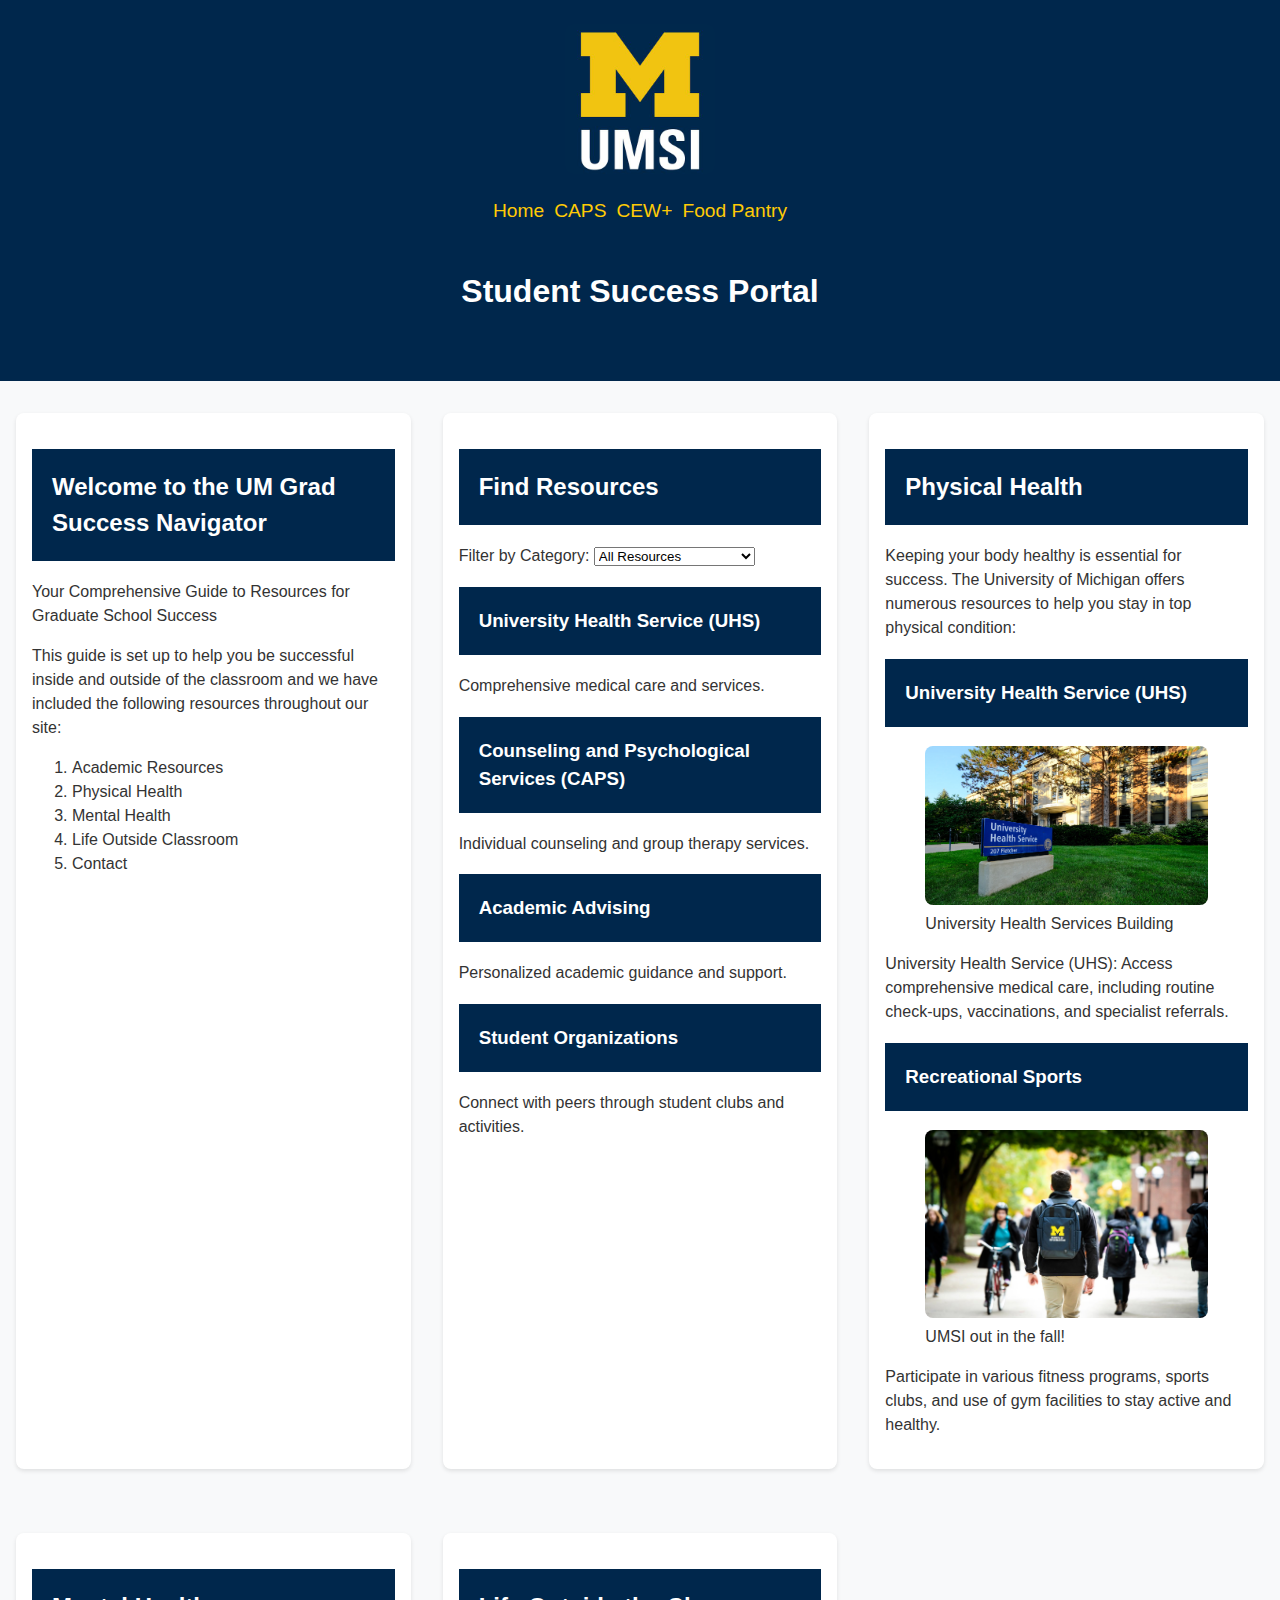
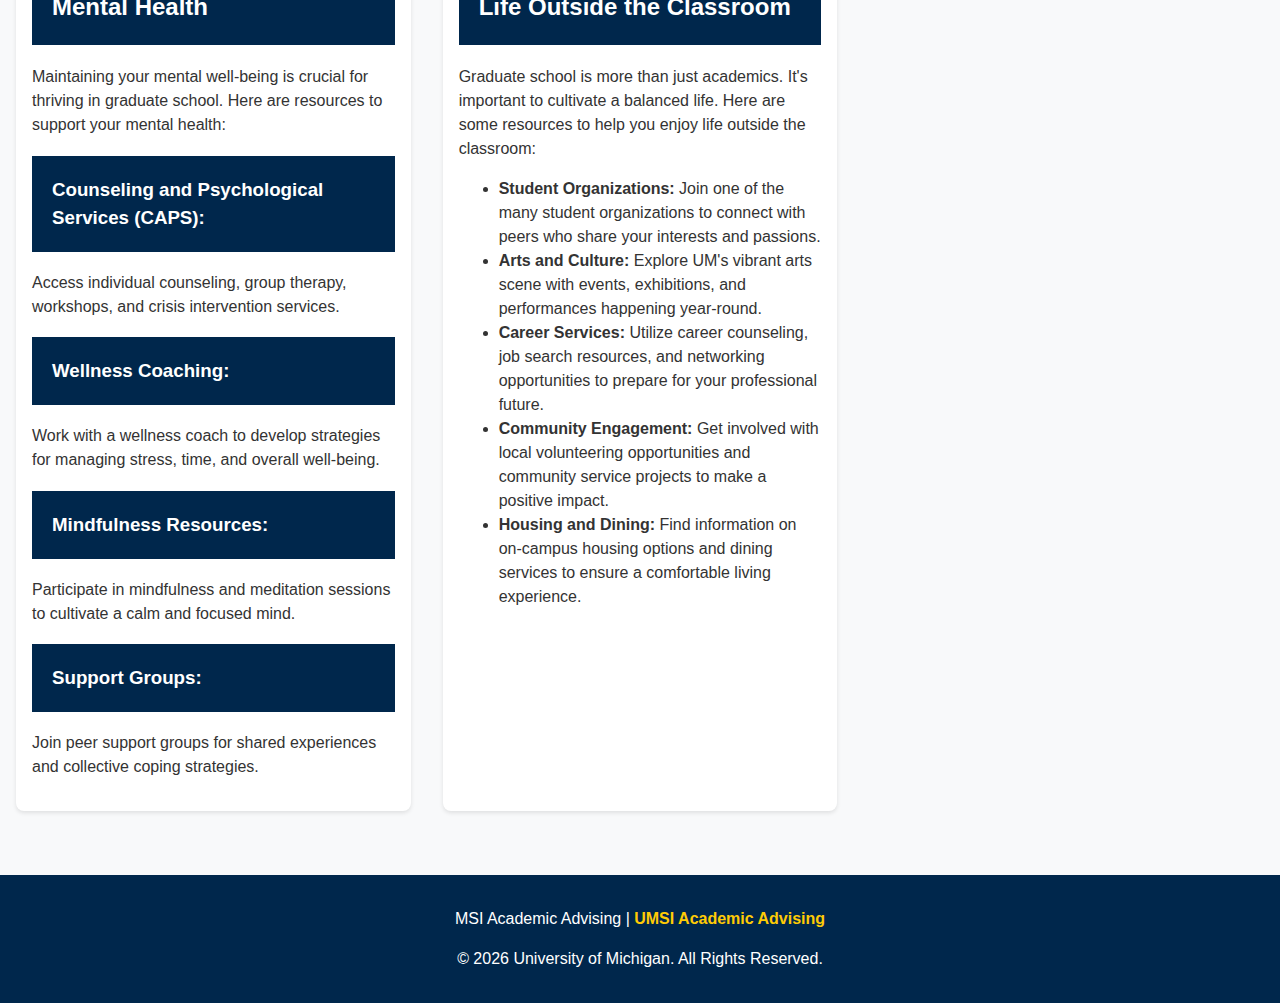
<file: index.html>
<!DOCTYPE html>
<html lang="en">
<head>
    <meta charset="UTF-8">
    <meta name="viewport" content="width=device-width, initial-scale=1.0">
    <link rel="stylesheet" href="style.css">
    <title>Student Success Portal</title>
</head>
<body>

    <header>
        <a href="">Skip to Main Content</a>
        <img src="images/UMSI_signature_vertical_informal_solidblue.jpg" alt="UMSI Logo">
        <nav>
            <ul>
                <li><a href="index.html">Home</a></li>
                <li><a href="CAPS.html">CAPS</a></li>
                <li><a href="CEW+.html">CEW+</a></li>
                <li><a href="FoodPantry.html">Food Pantry</a></li>
            </ul>
        </nav>
        <h1>Student Success Portal</h1>
    </header>

    <main>
        <section>
            <h2>Welcome to the UM Grad Success Navigator</h2>
            <p>Your Comprehensive Guide to Resources for Graduate School Success</p>
            <p>This guide is set up to help you be successful inside and outside of the classroom and we have included the following resources throughout our site:</p>
            <ol>
                <li>Academic Resources</li>
                <li>Physical Health</li>
                <li>Mental Health</li>
                <li>Life Outside Classroom</li>
                <li>Contact</li>
            </ol>
        </section>

        <!-- New Resource Filter Section -->
        <section id="resource-filter">
            <h2>Find Resources</h2>
            <label for="resource-category">Filter by Category:</label>
            <select id="resource-category">
                <option value="all">All Resources</option>
                <option value="physical-health">Physical Health</option>
                <option value="mental-health">Mental Health</option>
                <option value="academic-resources">Academic Resources</option>
                <option value="life-outside">Life Outside Classroom</option>
            </select>

            <div id="resources-list">
                <!-- Example resource cards -->
                <div class="resource-card" data-category="physical-health">
                    <h3>University Health Service (UHS)</h3>
                    <p>Comprehensive medical care and services.</p>
                </div>
                <div class="resource-card" data-category="mental-health">
                    <h3>Counseling and Psychological Services (CAPS)</h3>
                    <p>Individual counseling and group therapy services.</p>
                </div>
                <div class="resource-card" data-category="academic-resources">
                    <h3>Academic Advising</h3>
                    <p>Personalized academic guidance and support.</p>
                </div>
                <div class="resource-card" data-category="life-outside">
                    <h3>Student Organizations</h3>
                    <p>Connect with peers through student clubs and activities.</p>
                </div>
            </div>
        </section>

        <section>
            <h2>Physical Health</h2>
            <p>Keeping your body healthy is essential for success. The University of Michigan offers numerous resources to help you stay in top physical condition:</p>
            <article>
                <h3>University Health Service (UHS)</h3>
                <figure>
                    <img src="images/UHS.jpg" alt="University Health Services building">
                    <figcaption>University Health Services Building</figcaption>
                </figure>
                <p>University Health Service (UHS): Access comprehensive medical care, including routine check-ups, vaccinations, and specialist referrals.</p>
            </article>
            <article>
                <h3>Recreational Sports</h3>
                <figure>
                    <img src="images/UMSI_CampusFall_UMSIBackpack_02.jpg" alt="A student wears a UMSI backpack in fall on the drag.">
                    <figcaption>UMSI out in the fall!</figcaption>
                </figure>
                <p>Participate in various fitness programs, sports clubs, and use of gym facilities to stay active and healthy.</p>
            </article>
        </section>
        
        <section>
            <h2>Mental Health</h2>
            <p>Maintaining your mental well-being is crucial for thriving in graduate school. Here are resources to support your mental health:</p>
            <article>
                <h3>Counseling and Psychological Services (CAPS):</h3>
                <p>Access individual counseling, group therapy, workshops, and crisis intervention services.</p>
            </article>
            <article>
                <h3>Wellness Coaching:</h3>
                <p>Work with a wellness coach to develop strategies for managing stress, time, and overall well-being.</p>
            </article>
            <article>
                <h3>Mindfulness Resources:</h3>
                <p>Participate in mindfulness and meditation sessions to cultivate a calm and focused mind.</p>
            </article>
            <article>
                <h3>Support Groups:</h3>
                <p>Join peer support groups for shared experiences and collective coping strategies.</p>
            </article>
        </section>

        <section id="life-outside-classroom">
            <h2>Life Outside the Classroom</h2>
            <p>Graduate school is more than just academics. It's important to cultivate a balanced life. Here are some resources to help you enjoy life outside the classroom:</p>
            <ul>
                <li><strong>Student Organizations:</strong> Join one of the many student organizations to connect with peers who share your interests and passions.</li>
                <li><strong>Arts and Culture:</strong> Explore UM's vibrant arts scene with events, exhibitions, and performances happening year-round.</li>
                <li><strong>Career Services:</strong> Utilize career counseling, job search resources, and networking opportunities to prepare for your professional future.</li>
                <li><strong>Community Engagement:</strong> Get involved with local volunteering opportunities and community service projects to make a positive impact.</li>
                <li><strong>Housing and Dining:</strong> Find information on on-campus housing options and dining services to ensure a comfortable living experience.</li>
            </ul>
        </section>

        <!-- Content taken & modified from UMGPT with the prompt, "write me a webpage of intro content to help University of Michigan Master's students navigate different resources for being successful in grad school - this will include academic resources, physical health resources, mental health resources, support for life outside the classroom" -->
    </main>

    <footer>
        <p>MSI Academic Advising | <a href="https://sites.google.com/umich.edu/msiacademicadvising/student-support-resources">UMSI Academic Advising</a></p>
        <p>&copy; <span id="year"></span> University of Michigan. All Rights Reserved.</p>
    </footer>

    <script>
        document.getElementById("year").textContent = new Date().getFullYear();

        // JavaScript for the Resource Filter
        document.getElementById('resource-category').addEventListener('change', function () {
            const selectedCategory = this.value;
            const resources = document.querySelectorAll('.resource-card');

            resources.forEach(function (resource) {
                if (selectedCategory === 'all' || resource.getAttribute('data-category') === selectedCategory) {
                    resource.classList.remove('hidden');
                } else {
                    resource.classList.add('hidden');
                }
            });
        });
    </script>

</body>
</html>
</file>
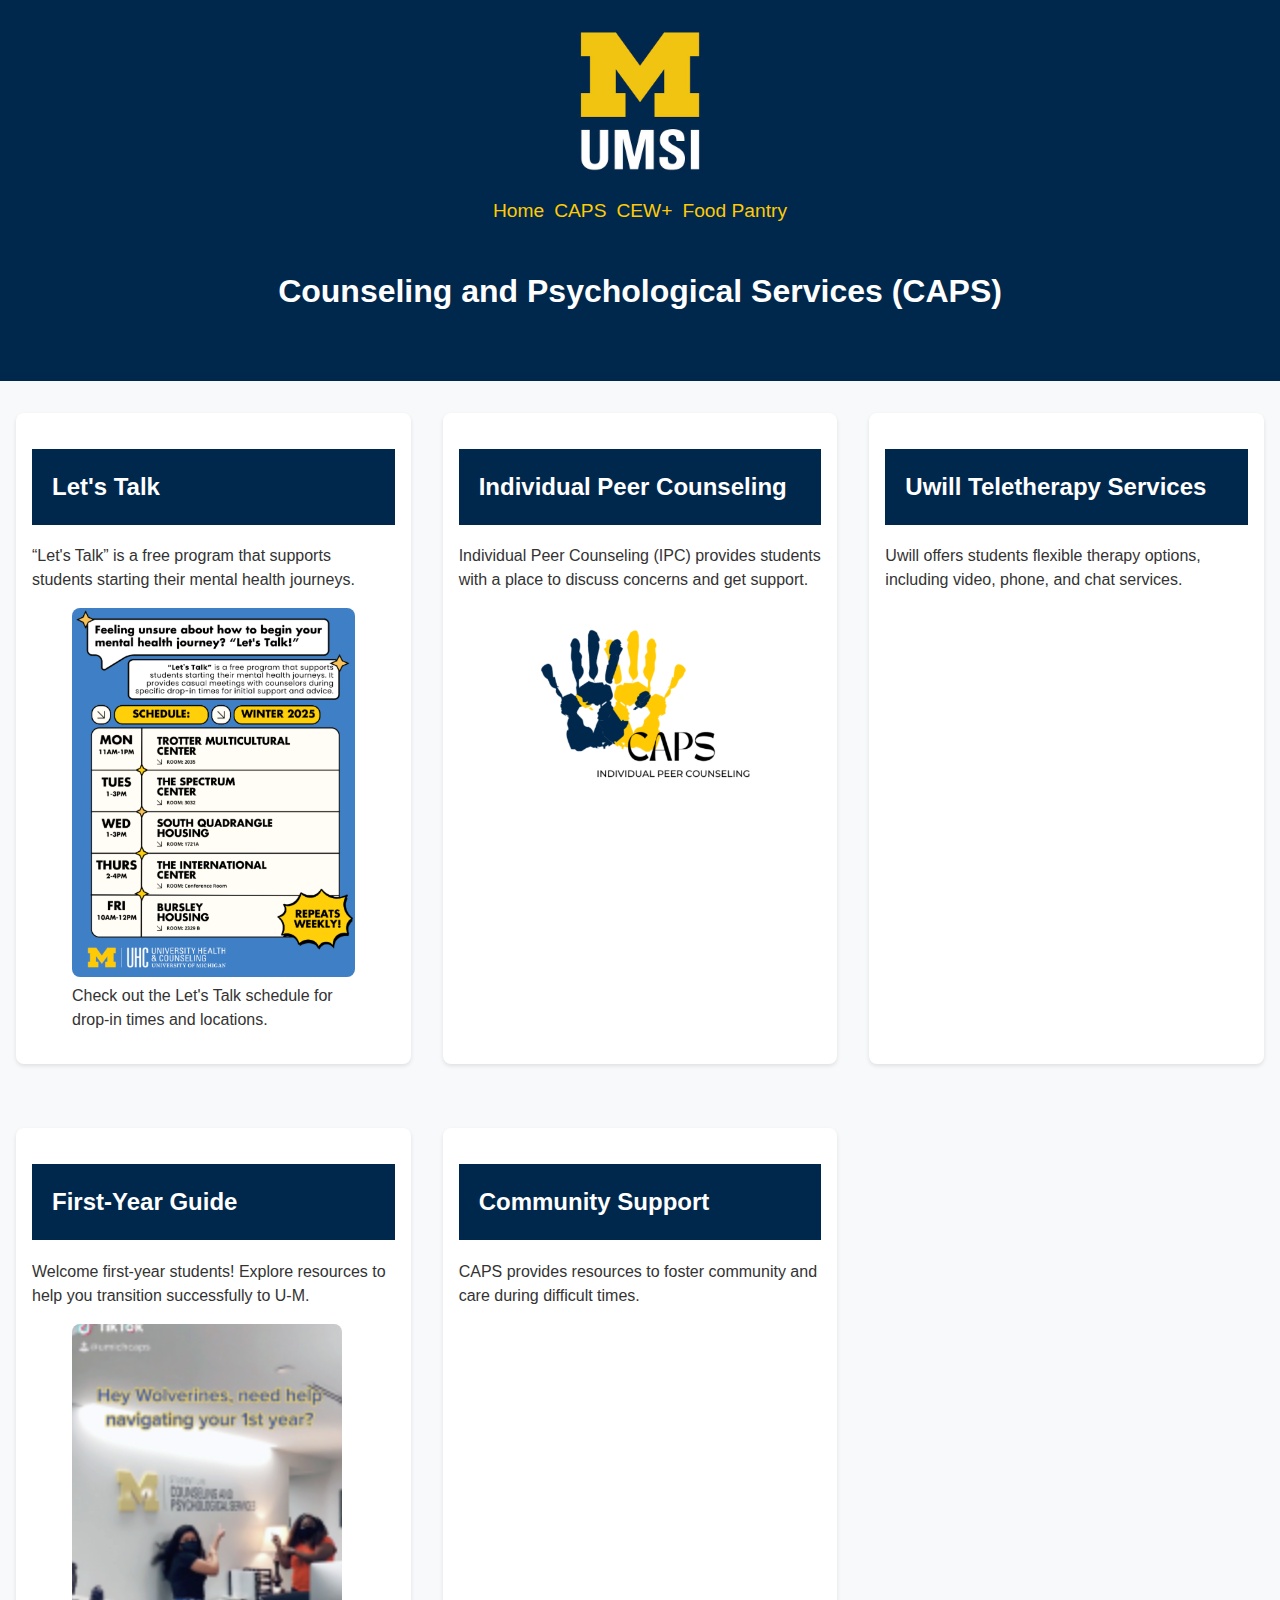
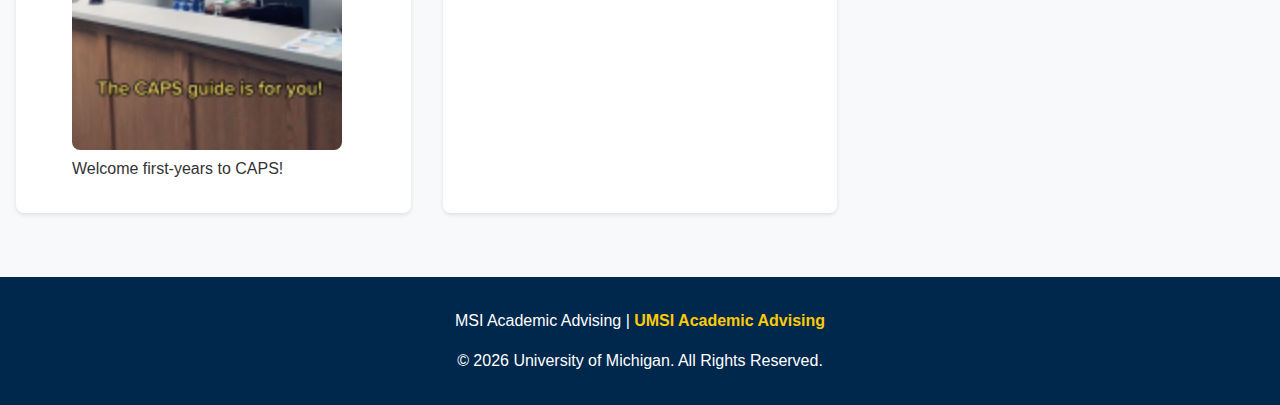
<file: CAPS.html>
<!DOCTYPE html>
<html lang="en">
<head>
    <meta charset="UTF-8">
    <meta name="viewport" content="width=device-width, initial-scale=1.0">
    <link rel="stylesheet" href="style.css">
    <title>CAPS</title>
</head>
<body>

    <header>
        <a href= "">Skip to Main Content</a>
        <img src="images/UMSI_signature_vertical_informal_solidblue.jpg" alt="UMSI Logo">
        <nav>
            <ul>
                <li><a href="index.html">Home</a></li>
                <li><a href="CAPS.html">CAPS</a></li>
                <li><a href="CEW+.html">CEW+</a></li>
                <li><a href="FoodPantry.html">Food Pantry</a></li>
            </ul>
        </nav>
        <h1>Counseling and Psychological Services (CAPS)</h1>
    </header>

    <main id="main-content">
        <section>
            <h2>Let's Talk</h2>
            <p>“Let's Talk” is a free program that supports students starting their mental health journeys.</p>
            <figure>
                <img src="images/letstalk.jpg" alt="University CAPS Let's Talk schedule" style="max-width: 100%; height: auto;">
                <figcaption>Check out the Let's Talk schedule for drop-in times and locations.</figcaption>
            </figure>
        </section>

        <section>
            <h2>Individual Peer Counseling</h2>
            <p>Individual Peer Counseling (IPC) provides students with a place to discuss concerns and get support.</p>
            <figure>
                <img src="images/CAPS.jpg" alt="CAPS logo displaying hand prints" style="max-width: 100%; height: auto;">
            </figure>
        </section>

        <section>
            <h2>Uwill Teletherapy Services</h2>
            <p>Uwill offers students flexible therapy options, including video, phone, and chat services.</p>
        </section>

        <section>
            <h2>First-Year Guide</h2>
            <p>Welcome first-year students! Explore resources to help you transition successfully to U-M.</p>
            <figure>
                <img src="images/tt.jpg" alt="TikTok video with two students presenting the UofM CAPS logo" style="max-width: 100%; height: auto;">
                <figcaption>Welcome first-years to CAPS!</figcaption>
            </figure>
        </section>

        <section>
            <h2>Community Support</h2>
            <p>CAPS provides resources to foster community and care during difficult times.</p>
        </section>
    </main>

    <footer>
      <p>MSI Academic Advising | <a href="https://sites.google.com/umich.edu/msiacademicadvising/student-support-resources">UMSI Academic Advising</a></p>
      <p>&copy; <span id="year"></span> University of Michigan. All Rights Reserved.</p>
  </footer>
  <script>
      document.getElementById("year").textContent = new Date().getFullYear();
  </script>

    
</body>
</html>
</file>
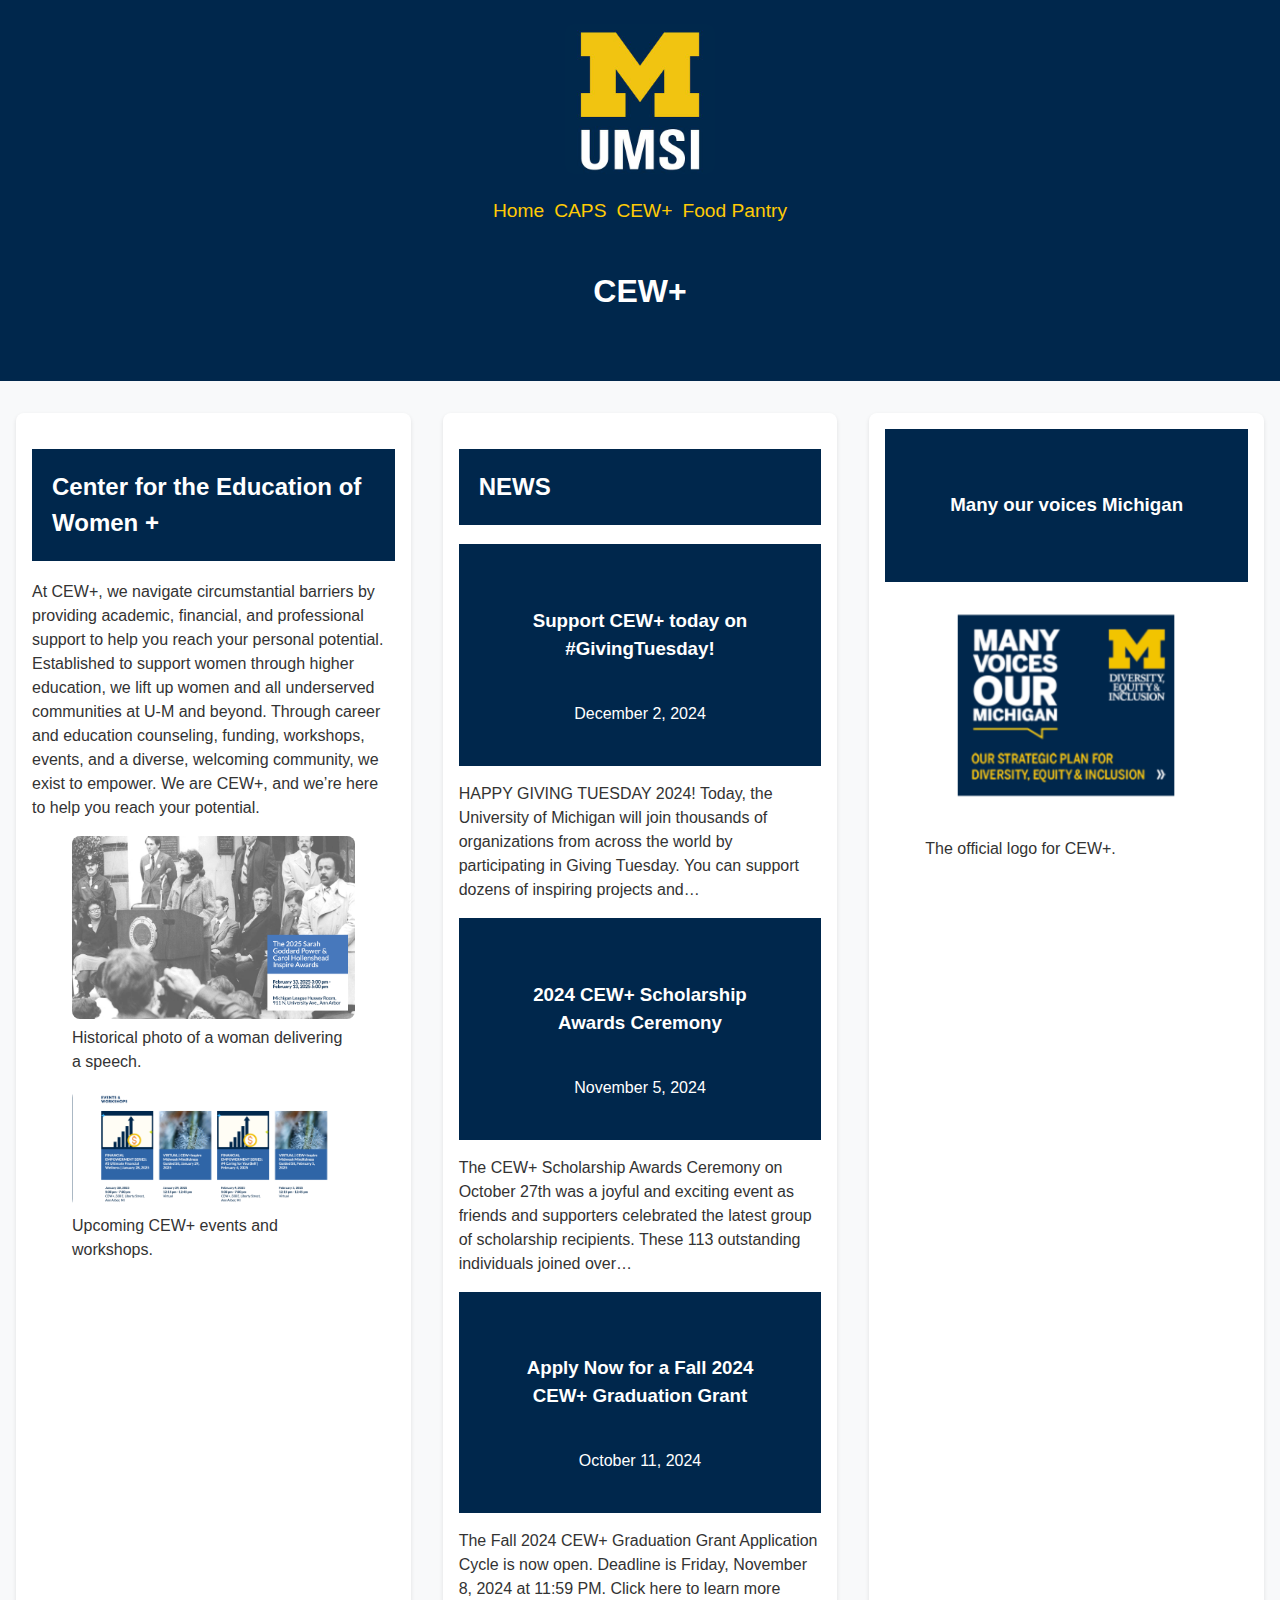
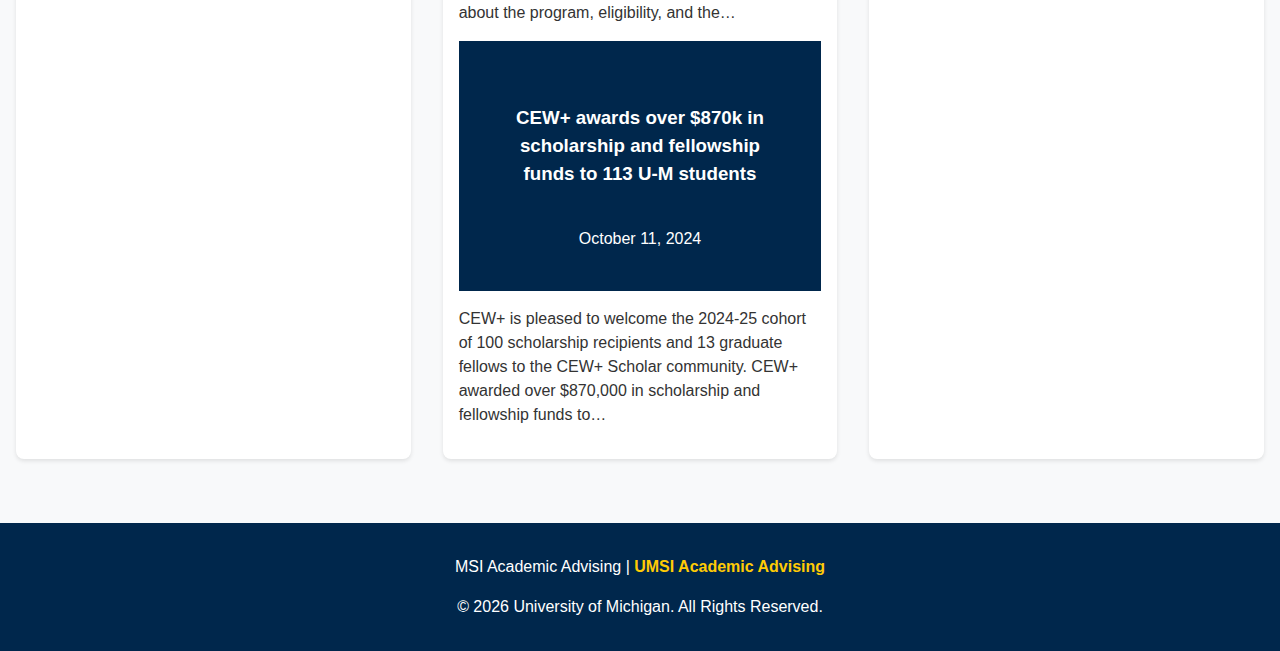
<file: CEW+.html>
<!DOCTYPE html>
<html lang="en">
<head>
    <meta charset="UTF-8">
    <meta name="viewport" content="width=device-width, initial-scale=1.0">
    <link rel="stylesheet" href="style.css">
    <title>CEW+</title>
</head>
<body>

    <header>
        <a href = "">Skip to Main Content</a>
        <img src="images/UMSI_signature_vertical_informal_solidblue.jpg" alt="UMSI Logo">
        <nav>
            <ul>
                <li><a href="index.html">Home</a></li>
                <li><a href="CAPS.html">CAPS</a></li>
                <li><a href="CEW+.html">CEW+</a></li>
                <li><a href="FoodPantry.html">Food Pantry</a></li>
            </ul>
        </nav>
        <h1>CEW+</h1>
    </header>

    <main id="main-content">
        <section>
            <h2>Center for the Education of Women +</h2>
            <p>
                At CEW+, we navigate circumstantial barriers by providing academic, financial, and professional support to
                help you reach your personal potential. Established to support women through higher education, we lift
                up women and all underserved communities at U-M and beyond. Through career and education counseling,
                funding, workshops, events, and a diverse, welcoming community, we exist to empower. We are CEW+, and
                we’re here to help you reach your potential.
            </p>
            <figure>
                <img src="images/bw.jpg" alt="Woman giving a speech in black and white" width="800">
                <figcaption>Historical photo of a woman delivering a speech.</figcaption>
            </figure>
            <figure>
                <img src="images/events.jpg" alt="List of events at CEW+" width="1440">
                <figcaption>Upcoming CEW+ events and workshops.</figcaption>
            </figure>
        </section>

        <section>
            <h2>NEWS</h2>

            <article class="Newsone-container">
                <header>
                    <h3>Support CEW+ today on #GivingTuesday!</h3>
                    <p class="date">December 2, 2024</p>
                </header>
                <p>
                    HAPPY GIVING TUESDAY 2024! Today, the University of Michigan will join thousands of organizations
                    from across the world by participating in Giving Tuesday. You can support dozens of inspiring projects
                    and…
                </p>
            </article>

            <article class="Newstwo-container">
                <header>
                    <h3>2024 CEW+ Scholarship Awards Ceremony</h3>
                    <p class="date">November 5, 2024</p>
                </header>
                <p>
                    The CEW+ Scholarship Awards Ceremony on October 27th was a joyful and exciting event as friends and
                    supporters celebrated the latest group of scholarship recipients. These 113 outstanding individuals
                    joined over…
                </p>
            </article>

            <article class="Newsthree-container">
                <header>
                    <h3>Apply Now for a Fall 2024 CEW+ Graduation Grant</h3>
                    <p class="date">October 11, 2024</p>
                </header>
                <p>
                    The Fall 2024 CEW+ Graduation Grant Application Cycle is now open. Deadline is Friday, November 8,
                    2024 at 11:59 PM. Click here to learn more about the program, eligibility, and the…
                </p>
            </article>

            <article class="Newsfour-container">
                <header>
                    <h3>CEW+ awards over $870k in scholarship and fellowship funds to 113 U-M students</h3>
                    <p class="date">October 11, 2024</p>
                </header>
                <p>
                    CEW+ is pleased to welcome the 2024-25 cohort of 100 scholarship recipients and 13 graduate fellows to
                    the CEW+ Scholar community. CEW+ awarded over $870,000 in scholarship and fellowship funds to…
                </p>
            </article>
        </section>

        <section>
            <header>
                <h3>Many our voices Michigan</h3>
            </header>
            <figure>
                <img src="images/CEW.jpg" alt="Logo for CEW+">
                <figcaption>The official logo for CEW+.</figcaption>
            </figure>
        </section>
    </main>

    <footer>
        <p>MSI Academic Advising | <a href="https://sites.google.com/umich.edu/msiacademicadvising/student-support-resources">UMSI Academic Advising</a></p>
        <p>&copy; <span id="year"></span> University of Michigan. All Rights Reserved.</p>
    </footer>
    <script>
        document.getElementById("year").textContent = new Date().getFullYear();
    </script>


</body>

</html>
</file>
<file: style.css>
body {
    font-family: Arial, sans-serif;
    font-size: 16px;
    line-height: 1.5;
    margin: 0;
    padding: 0;
    color: #333;
    background-color: #f8f9fa;
    display: grid;
    grid-template-columns: 1fr;
    gap: 1rem;
}

header {
    text-align: center;
    background: #00274C;
    color: #fff;
    padding: 1rem;
    position: relative;
    grid-column: 1 / -1;
}

header img {
    max-width: 150px;
    height: auto;
}

nav ul {
    list-style: none;
    padding: 0;
    display: flex;
    justify-content: center;
    gap: 10px;
}

nav ul li {
    display: inline;
}

nav ul li a {
    color: #FFCB05;
    text-decoration: none;
    font-size: 1.2rem;
}

a[href=""] {
    position: absolute;
    top: -40px;
    color: black;
    background: white;
}

/* Main Content */
main {
    padding: 1rem;
    display: grid;
    grid-template-columns: repeat(auto-fit, minmax(300px, 1fr));
    gap: 1rem;
}

h1, h2, h3 {
    background: #00274C; 
    color: white;
    padding: 20px;
}

header h1 {
    color: #ffffff;
}

section {
    margin-bottom: 2rem;
    background: #fff;
    padding: 1rem;
    border-radius: 8px;
    box-shadow: 0 2px 4px rgba(0, 0, 0, 0.1);
}

img {
    max-width: 100%;
    height: auto;
    border-radius: 8px;
}

footer {
    text-align: center;
    padding: 1rem;
    background: #00274C;
    color: #fff;
    grid-column: 1 / -1;
}

footer a {
    color: #FFCB05;
    text-decoration: none;
    font-weight: bold;
}

a:hover {
    text-decoration: none;
}

a:focus {
    outline: 2px solid #ffcb05;
}

body {
    font-family: Arial, sans-serif;
    font-size: 16px;
    line-height: 1.5;
    margin: 0;
    padding: 0;
    color: #333;
    background-color: #f8f9fa;
    display: grid;
    grid-template-columns: 1fr;
    gap: 1rem;
}

header {
    text-align: center;
    background: #00274C;
    color: #fff;
    padding: 1rem;
    position: relative;
    grid-column: 1 / -1;
}

header img {
    max-width: 150px;
    height: auto;
}

nav ul {
    list-style: none;
    padding: 0;
    display: flex;
    justify-content: center;
    gap: 10px;
}

nav ul li {
    display: inline;
}

nav ul li a:hover {
    color: white;
}


nav ul li a.active {
    color: white;
    font-weight: bold;
    text-decoration: underline; 
    transform: scale(1.1);
}

a[href=""] {
    position: absolute;
    top: -40px;
    color: black;
    background: white;
}

/* Main Content */
main {
    padding: 1rem;
    display: grid;
    grid-template-columns: repeat(auto-fit, minmax(300px, 1fr));
    gap: 1rem;
}

h1, h2, h3 {
    background: #00274C; 
    color: white;
    padding: 20px;
}

header h1 {
    color: #ffffff;
}

section {
    margin-bottom: 2rem;
    background: #fff;
    padding: 1rem;
    border-radius: 8px;
    box-shadow: 0 2px 4px rgba(0, 0, 0, 0.1);
}

img {
    max-width: 100%;
    height: auto;
    border-radius: 8px;
}

footer {
    text-align: center;
    padding: 1rem;
    background: #00274C;
    color: #fff;
    grid-column: 1 / -1;
}

footer a {
    color: #FFCB05;
    text-decoration: none;
    font-weight: bold;
}

a:hover {
    text-decoration: none;
}

a:focus {
    outline: 2px solid #ffcb05;
}


/* Tablet and Desktop View */
@media (min-width: 768px) { /*768 = tablet min width*/
    body {
        grid-template-columns: repeat(3, 1fr);
    }
    
    header {
        grid-column: 1 / -1;
        padding: 1.5rem;
    }
    
    nav ul {
        justify-content: center;
    }
    
    main {
        grid-column: 1 / -1;
        display: grid;
        grid-template-columns: repeat(3, 1fr);
        gap: 2rem;
    }
    
    section {
        flex: 1 1 calc(33.333% - 2rem);
    }
    
    footer {
        grid-column: 1 / -1;
    }
}

/* 404 Page Styling */
.page-404 {
    text-align: center;
    padding: 5rem;
    background: #fff;
    color: #00274C;
}

.page-404 h1 {
    font-size: 3rem;
    margin-bottom: 1rem;
}

.page-404 p {
    font-size: 1.5rem;
}

.page-404 a {
    display: inline-block;
    margin-top: 1rem;
    padding: 0.75rem 1.5rem;
    background: #FFCB05;
    color: #00274C;
    text-decoration: none;
    font-weight: bold;
    border-radius: 5px;
}
</file>
